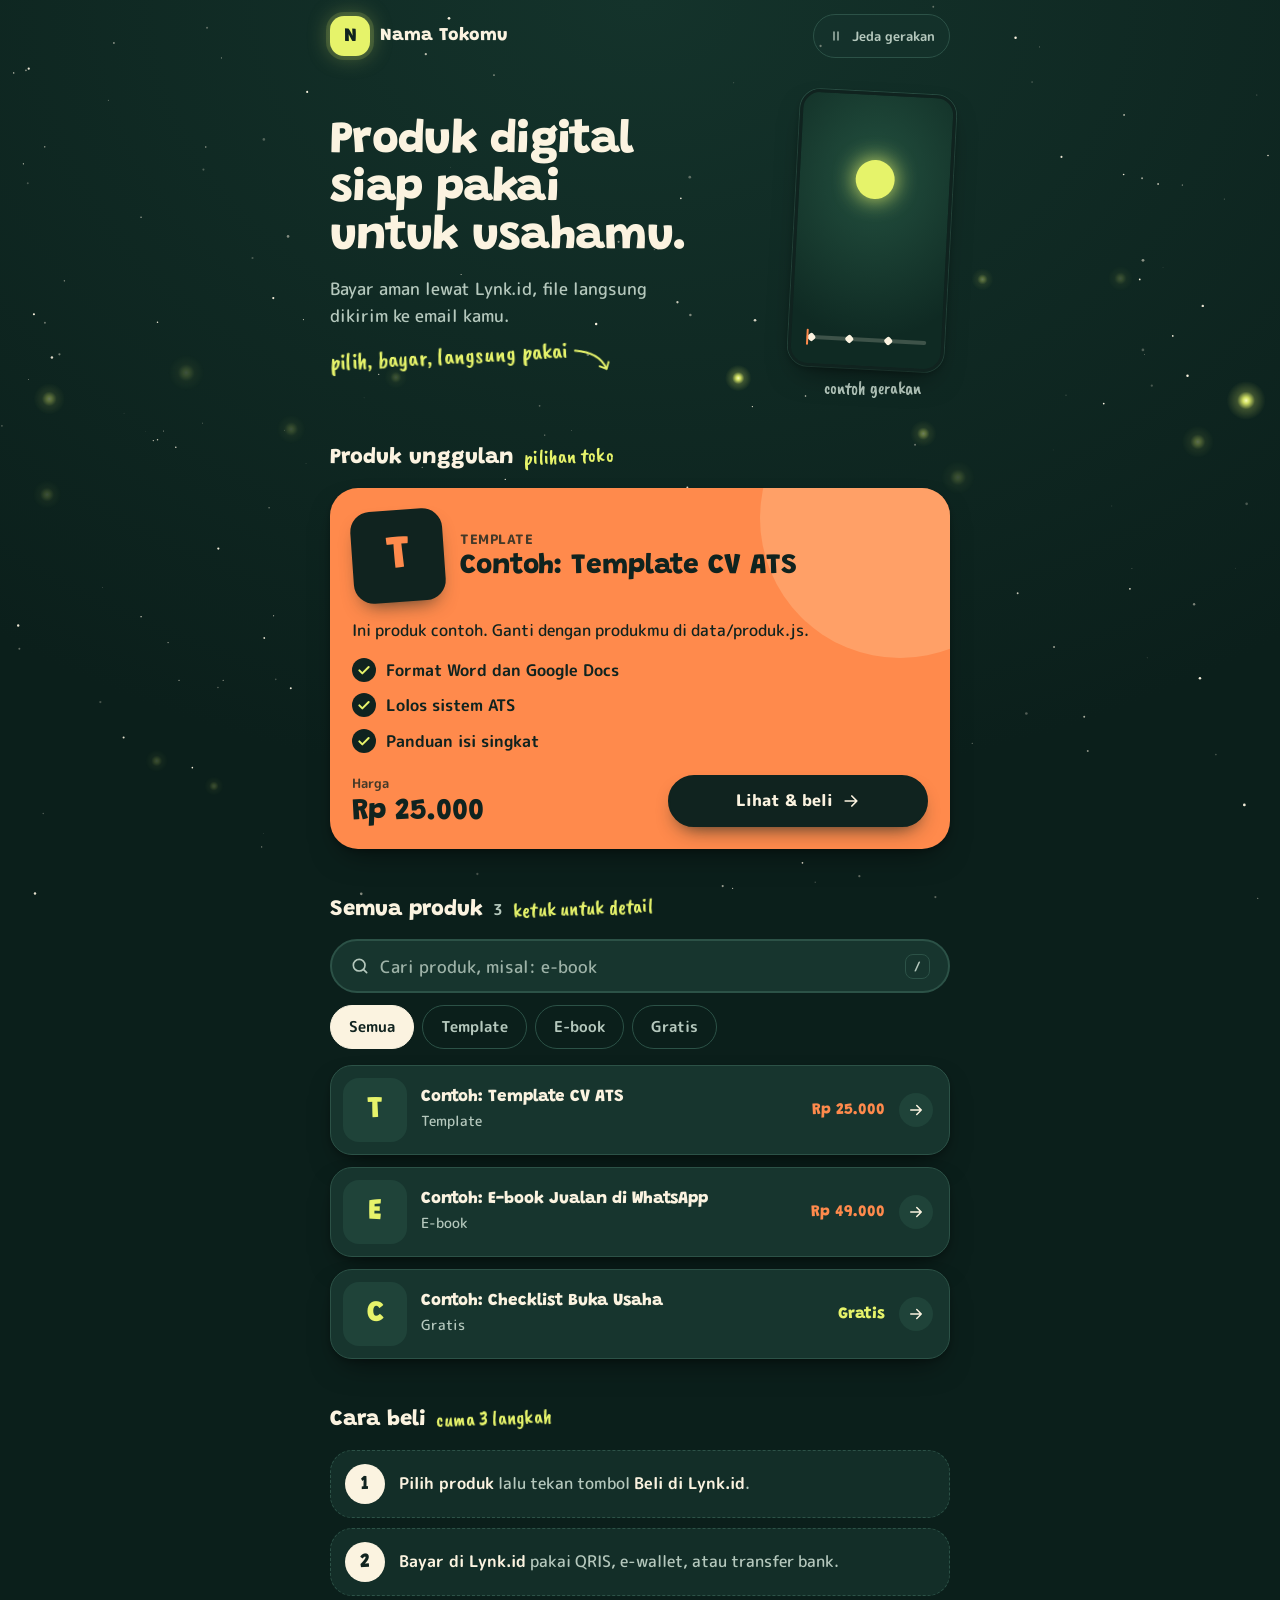
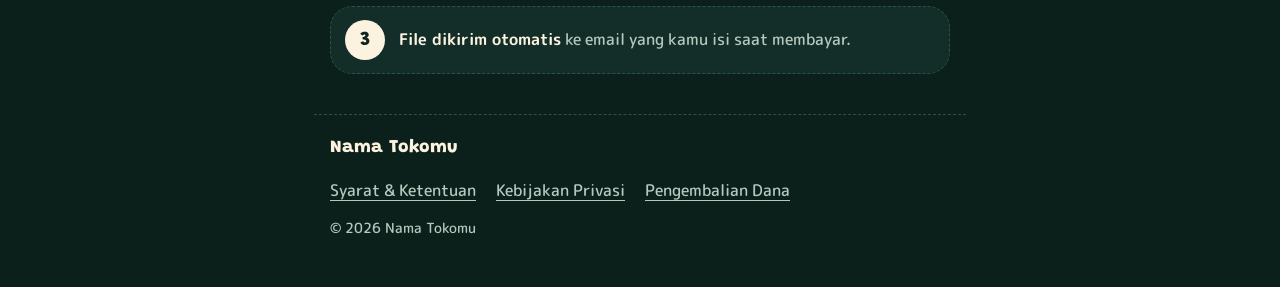
<file: index.html>
<!doctype html>
<html lang="id">
<head>
<meta charset="utf-8">
<meta name="viewport" content="width=device-width, initial-scale=1, viewport-fit=cover, interactive-widget=resizes-content">
<title>Toko</title>
<meta name="description" content="Template dan produk digital siap pakai untuk bikin konten. Bayar lewat Lynk.id.">
<meta name="theme-color" content="#0b1f1b">
<link rel="preconnect" href="https://fonts.googleapis.com">
<link rel="preconnect" href="https://fonts.gstatic.com" crossorigin>
<link rel="stylesheet" href="https://fonts.googleapis.com/css2?family=Caveat+Brush&family=Grandstander:wght@700;800&family=M+PLUS+Rounded+1c:wght@400;500;700;800&display=swap">
<link rel="stylesheet" href="style.css">
</head>
<body>
<canvas id="langit" class="langit" aria-hidden="true"></canvas>
<a class="lewati" href="#katalog">Langsung ke produk</a>

<header class="atas">
  <a class="logo" href="#"><span class="logo-tanda" id="logo-tanda" aria-hidden="true"></span><span data-toko="nama">Toko</span></a>
  <div class="atas-kanan">
    <button type="button" id="jeda" class="jeda" aria-pressed="false">
      <svg class="i-jeda" viewBox="0 0 24 24" aria-hidden="true"><path d="M9 6v12M15 6v12"/></svg>
      <svg class="i-putar" viewBox="0 0 24 24" aria-hidden="true"><path d="M8 5.5v13l10.5-6.5z"/></svg>
      <span class="jeda-teks">Jeda gerakan</span>
    </button>
    <a class="tombol garis" id="atas-lynk" href="#" target="_blank" rel="noopener" hidden>Lynk.id</a>
  </div>
</header>

<main>
  <section class="pembuka">
    <div class="p-teks">
      <h1 class="naik" style="--i:0" data-toko="slogan"></h1>
      <p class="ket naik" style="--i:1" data-toko="keterangan"></p>
      <p class="tangan naik" style="--i:2">pilih, bayar, langsung pakai
        <svg class="coretan" viewBox="0 0 60 40" aria-hidden="true"><path pathLength="1" d="M4 6c18 2 34 10 40 26m0 0-9-4m9 4 3-9"/></svg>
      </p>
    </div>
    <figure class="layar naik" style="--i:1" aria-label="Contoh animasi: ketik ide, AI menyusun, jadi video">
      <div class="l-isi" aria-hidden="true">
        <span class="l-bola"></span>
        <span class="l-kata l-k1">ketik ide<i class="l-kursor"></i></span>
        <span class="l-kata l-k2">AI menyusun</span>
        <span class="l-kata l-k3">jadi <b>video!</b></span>
        <span class="l-waktu"><i class="l-titik"></i><i class="l-titik"></i><i class="l-titik"></i><i class="l-kepala"></i></span>
      </div>
      <figcaption>contoh gerakan</figcaption>
    </figure>
  </section>

  <section id="unggulan-blok" class="bagian" aria-labelledby="judul-unggulan" hidden>
    <h2 id="judul-unggulan" class="judul-bagian naik" style="--i:3">Produk unggulan <span class="tangan">pilihan toko</span></h2>
    <article id="unggulan" class="unggulan naik" style="--i:4"></article>
  </section>

  <a id="wa-kartu" class="wa-kartu naik" style="--i:5" target="_blank" rel="noopener" hidden>
    <span class="wa-ikon" aria-hidden="true"><svg viewBox="0 0 24 24"><path d="M4.5 19.5l1.2-3.6A8 8 0 1 1 9 19.1z"/><path d="M9 11h.01M12.5 11h.01M16 11h.01"/></svg></span>
    <span class="wa-teks"><b>Tanya dulu lewat WhatsApp</b><small>Bingung pilih produk? Tanya sebelum beli.</small></span>
    <svg class="panah" viewBox="0 0 24 24" aria-hidden="true"><path d="M5 12h14m-6-6 6 6-6 6"/></svg>
  </a>

  <section id="katalog" class="bagian katalog" aria-labelledby="judul-katalog">
    <h2 id="judul-katalog" class="judul-bagian">Semua produk <span id="jumlah" class="jumlah"></span> <span class="tangan">ketuk untuk detail</span></h2>
    <label class="cari">
      <span class="sr">Cari produk</span>
      <svg viewBox="0 0 24 24" aria-hidden="true"><circle cx="11" cy="11" r="7"/><path d="m20 20-4-4"/></svg>
      <input id="cari" type="search" placeholder="Cari produk, misal: e-book" autocomplete="off" enterkeyhint="search">
      <kbd aria-hidden="true">/</kbd>
    </label>
    <div id="kategori" class="kategori" role="group" aria-label="Saring kategori"></div>
    <ul id="daftar" class="daftar"></ul>
    <div id="kosong" class="kosong" hidden>
      <p>Tidak ada produk yang cocok dengan pencarianmu.</p>
      <button type="button" class="tombol garis" id="reset">Tampilkan semua produk</button>
    </div>
  </section>

  <section class="bagian cara" aria-labelledby="judul-cara">
    <h2 id="judul-cara" class="judul-bagian">Cara beli <span class="tangan">cuma 3 langkah</span></h2>
    <ol>
      <li><span><b>Pilih produk</b> lalu tekan tombol <b>Beli di Lynk.id</b>.</span></li>
      <li><span><b>Bayar di Lynk.id</b> pakai QRIS, e-wallet, atau transfer bank.</span></li>
      <li><span><b>File dikirim otomatis</b> ke email yang kamu isi saat membayar.</span></li>
    </ol>
  </section>
</main>

<footer class="kaki">
  <p class="kaki-nama" data-toko="nama"></p>
  <nav id="kontak" class="kontak" aria-label="Kontak"></nav>
  <nav class="kontak" aria-label="Legal">
    <a href="syarat-ketentuan.html">Syarat &amp; Ketentuan</a>
    <a href="kebijakan-privasi.html">Kebijakan Privasi</a>
    <a href="kebijakan-refund.html">Pengembalian Dana</a>
  </nav>
  <p class="kecil">&copy; <span id="tahun"></span> <span data-toko="nama"></span></p>
</footer>

<dialog id="detail" class="detail" aria-labelledby="d-judul">
  <form method="dialog"><button class="tutup" aria-label="Tutup"><svg viewBox="0 0 24 24" aria-hidden="true"><path d="M6 6l12 12M18 6 6 18"/></svg></button></form>
  <div id="d-gambar" class="d-gambar"></div>
  <div class="d-isi">
    <p id="d-kategori" class="d-kategori"></p>
    <h2 id="d-judul"></h2>
    <p id="d-harga" class="d-harga"></p>
    <p id="d-ringkas"></p>
    <ul id="d-fitur" class="d-fitur"></ul>
    <div id="d-butuh-blok" class="d-butuh" hidden>
      <h3>Yang dibutuhkan</h3>
      <ul id="d-butuh"></ul>
    </div>
    <div class="d-bawah">
      <label id="d-setuju" class="setuju" hidden>
        <input type="checkbox" id="d-setuju-cek">
        <span id="d-setuju-teks"></span>
      </label>
      <div class="d-aksi">
        <a id="d-beli" class="tombol" target="_blank" rel="noopener"></a>
        <button id="d-bagikan" class="tombol garis" type="button">Bagikan</button>
      </div>
      <p id="d-catatan" class="d-catatan">Pembayaran lewat Lynk.id. Link unduhan dikirim ke email yang kamu isi saat membayar.</p>
      <a id="d-wa" class="d-wa" target="_blank" rel="noopener" hidden>Masih ragu? Tanya dulu lewat WhatsApp</a>
    </div>
  </div>
</dialog>

<div id="toast" class="toast" role="status"></div>

<script src="data/produk.js"></script>
<script src="app.js"></script>
<script src="langit.js"></script>
</body>
</html>
</file>
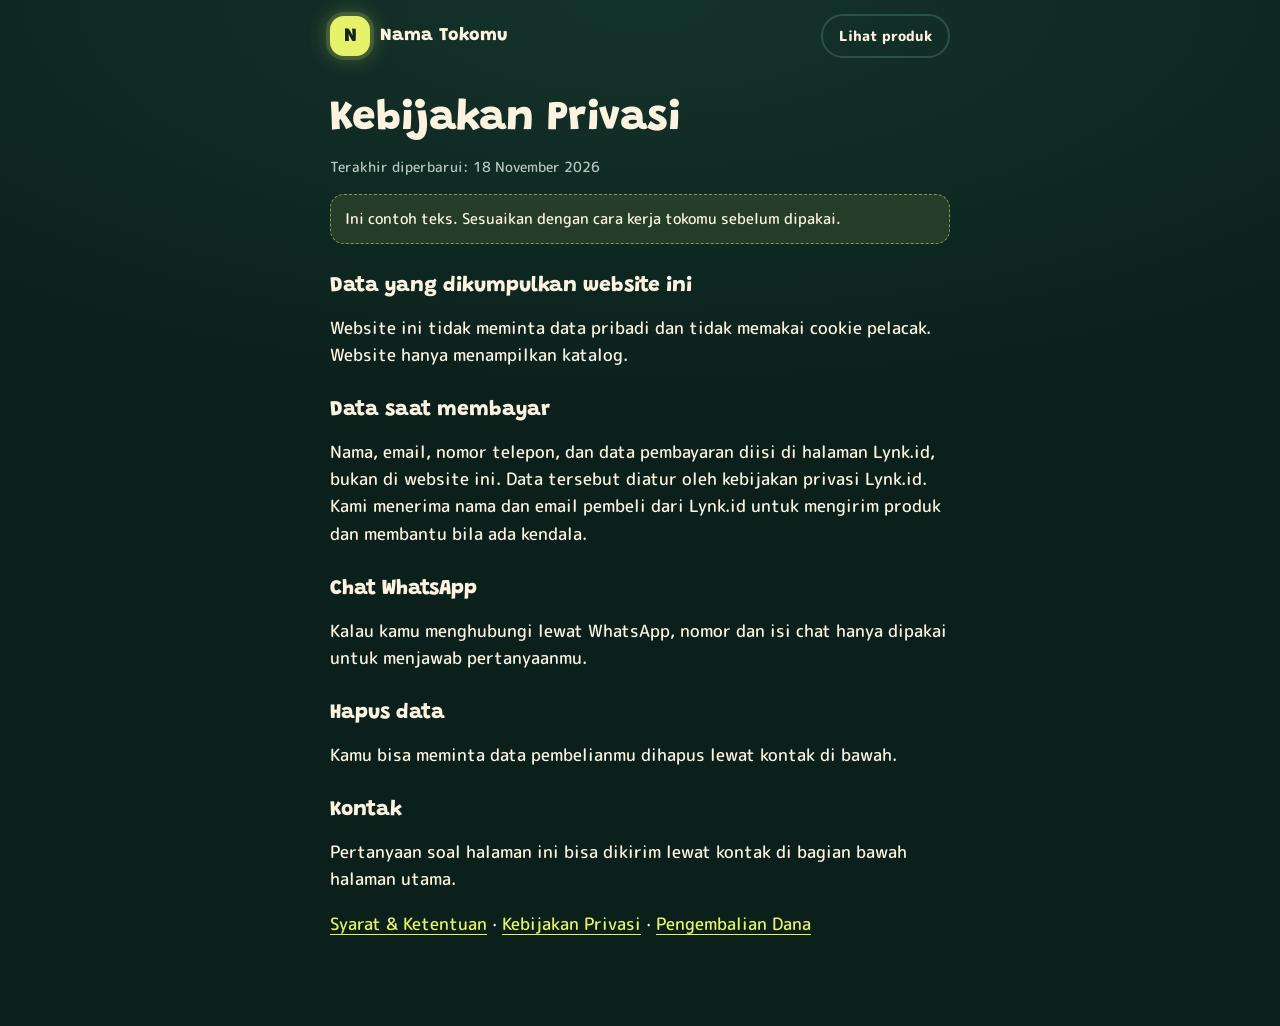
<file: kebijakan-privasi.html>
<!doctype html>
<html lang="id">
<head>
<meta charset="utf-8">
<meta name="viewport" content="width=device-width, initial-scale=1, viewport-fit=cover">
<title>Kebijakan Privasi</title>
<meta name="theme-color" content="#0b1f1b">
<link rel="preconnect" href="https://fonts.googleapis.com">
<link rel="preconnect" href="https://fonts.gstatic.com" crossorigin>
<link rel="stylesheet" href="https://fonts.googleapis.com/css2?family=Caveat+Brush&family=Grandstander:wght@700;800&family=M+PLUS+Rounded+1c:wght@400;500;700;800&display=swap">
<link rel="stylesheet" href="style.css">
</head>
<body>
<header class="atas">
  <a class="logo" href="./"><span class="logo-tanda" id="logo-tanda" aria-hidden="true"></span><span data-toko="nama">Toko</span></a>
  <a class="tombol garis" href="./#katalog">Lihat produk</a>
</header>
<main class="legal">
  <h1>Kebijakan Privasi</h1>
  <p class="kecil">Terakhir diperbarui: <span data-toko="diperbarui"></span></p>
  <p class="contoh">Ini contoh teks. Sesuaikan dengan cara kerja tokomu sebelum dipakai.</p>
  <h2>Data yang dikumpulkan website ini</h2>
  <p>Website ini tidak meminta data pribadi dan tidak memakai cookie pelacak. Website hanya menampilkan katalog.</p>
  <h2>Data saat membayar</h2>
  <p>Nama, email, nomor telepon, dan data pembayaran diisi di halaman Lynk.id, bukan di website ini. Data tersebut diatur oleh kebijakan privasi Lynk.id. Kami menerima nama dan email pembeli dari Lynk.id untuk mengirim produk dan membantu bila ada kendala.</p>
  <h2>Chat WhatsApp</h2>
  <p>Kalau kamu menghubungi lewat WhatsApp, nomor dan isi chat hanya dipakai untuk menjawab pertanyaanmu.</p>
  <h2>Hapus data</h2>
  <p>Kamu bisa meminta data pembelianmu dihapus lewat kontak di bawah.</p>
  <h2>Kontak</h2>
  <p>Pertanyaan soal halaman ini bisa dikirim lewat <span id="kontak-legal">kontak di bagian bawah halaman utama</span>.</p>
  <p><a href="syarat-ketentuan.html">Syarat &amp; Ketentuan</a> · <a href="kebijakan-privasi.html">Kebijakan Privasi</a> · <a href="kebijakan-refund.html">Pengembalian Dana</a></p>
</main>
<script src="data/produk.js"></script>
<script>
  // isi nama toko & angka dari data/produk.js
  const T = window.TOKO || {};
  document.querySelectorAll("[data-toko]").forEach((el) => (el.textContent = T[el.dataset.toko] ?? ""));
  document.title += " | " + (T.nama || "Toko");
  document.getElementById("logo-tanda").textContent = (T.nama || "").trim().charAt(0);
  const esc = (s) => String(s ?? "").replace(/[&<>"]/g, (c) => ({ "&": "&amp;", "<": "&lt;", ">": "&gt;", '"': "&quot;" }[c]));
  const k = [T.email && '<a href="mailto:' + esc(T.email) + '">' + esc(T.email) + '</a>', T.whatsapp && '<a href="https://wa.me/' + T.whatsapp.replace(/\D/g, "") + '">WhatsApp ' + esc(T.whatsapp) + '</a>'].filter(Boolean);
  if (k.length) document.getElementById("kontak-legal").innerHTML = k.join(" atau ");
</script>
</body>
</html>
</file>
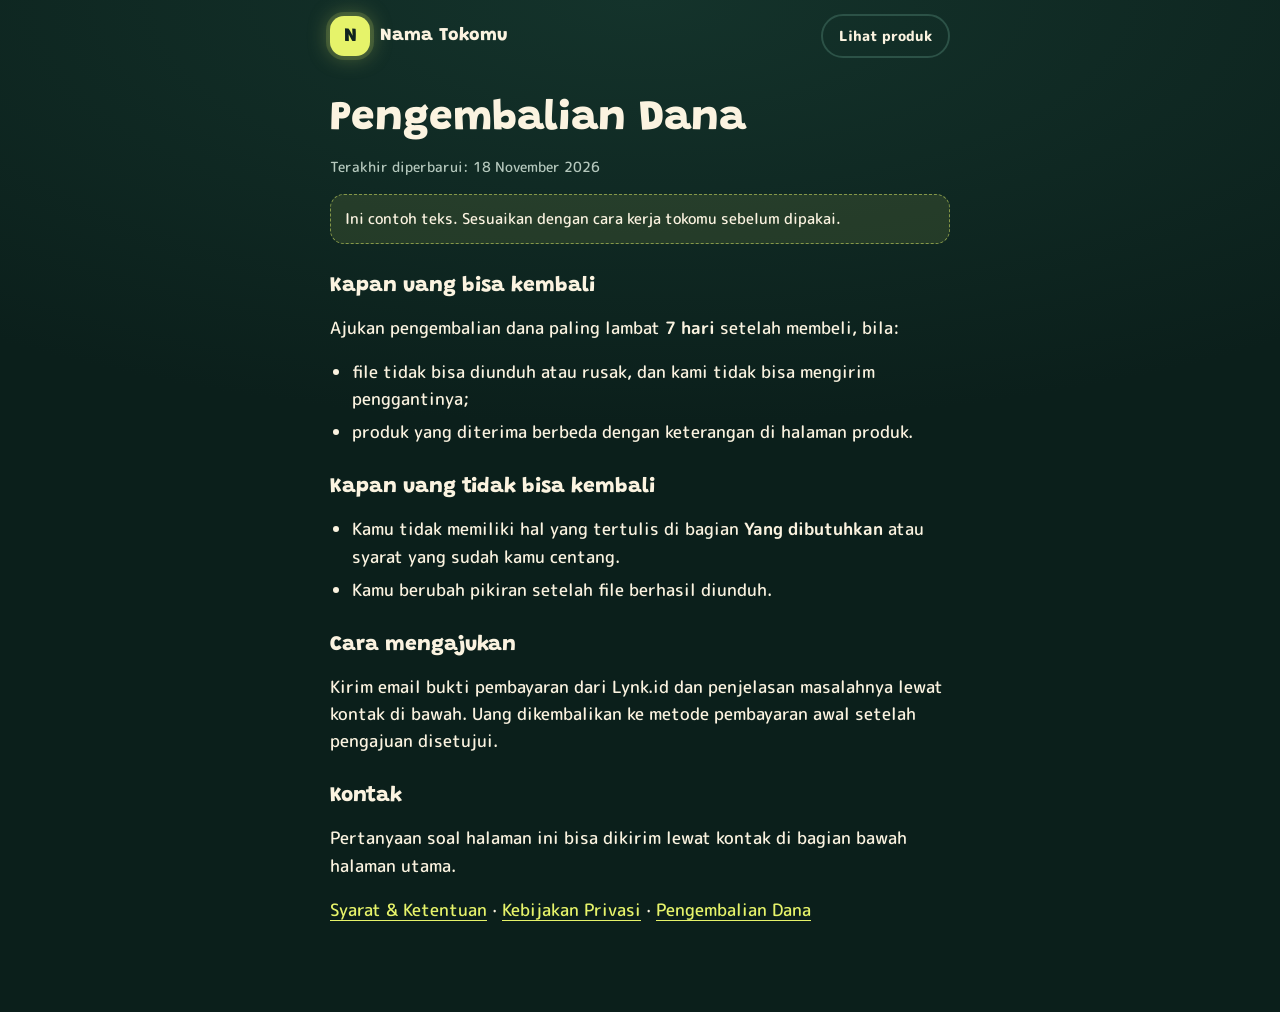
<file: kebijakan-refund.html>
<!doctype html>
<html lang="id">
<head>
<meta charset="utf-8">
<meta name="viewport" content="width=device-width, initial-scale=1, viewport-fit=cover">
<title>Pengembalian Dana</title>
<meta name="theme-color" content="#0b1f1b">
<link rel="preconnect" href="https://fonts.googleapis.com">
<link rel="preconnect" href="https://fonts.gstatic.com" crossorigin>
<link rel="stylesheet" href="https://fonts.googleapis.com/css2?family=Caveat+Brush&family=Grandstander:wght@700;800&family=M+PLUS+Rounded+1c:wght@400;500;700;800&display=swap">
<link rel="stylesheet" href="style.css">
</head>
<body>
<header class="atas">
  <a class="logo" href="./"><span class="logo-tanda" id="logo-tanda" aria-hidden="true"></span><span data-toko="nama">Toko</span></a>
  <a class="tombol garis" href="./#katalog">Lihat produk</a>
</header>
<main class="legal">
  <h1>Pengembalian Dana</h1>
  <p class="kecil">Terakhir diperbarui: <span data-toko="diperbarui"></span></p>
  <p class="contoh">Ini contoh teks. Sesuaikan dengan cara kerja tokomu sebelum dipakai.</p>
  <h2>Kapan uang bisa kembali</h2>
  <p>Ajukan pengembalian dana paling lambat <b><span data-toko="refundHari"></span> hari</b> setelah membeli, bila:</p>
  <ul>
    <li>file tidak bisa diunduh atau rusak, dan kami tidak bisa mengirim penggantinya;</li>
    <li>produk yang diterima berbeda dengan keterangan di halaman produk.</li>
  </ul>
  <h2>Kapan uang tidak bisa kembali</h2>
  <ul>
    <li>Kamu tidak memiliki hal yang tertulis di bagian <b>Yang dibutuhkan</b> atau syarat yang sudah kamu centang.</li>
    <li>Kamu berubah pikiran setelah file berhasil diunduh.</li>
  </ul>
  <h2>Cara mengajukan</h2>
  <p>Kirim email bukti pembayaran dari Lynk.id dan penjelasan masalahnya lewat kontak di bawah. Uang dikembalikan ke metode pembayaran awal setelah pengajuan disetujui.</p>
  <h2>Kontak</h2>
  <p>Pertanyaan soal halaman ini bisa dikirim lewat <span id="kontak-legal">kontak di bagian bawah halaman utama</span>.</p>
  <p><a href="syarat-ketentuan.html">Syarat &amp; Ketentuan</a> · <a href="kebijakan-privasi.html">Kebijakan Privasi</a> · <a href="kebijakan-refund.html">Pengembalian Dana</a></p>
</main>
<script src="data/produk.js"></script>
<script>
  // isi nama toko & angka dari data/produk.js
  const T = window.TOKO || {};
  document.querySelectorAll("[data-toko]").forEach((el) => (el.textContent = T[el.dataset.toko] ?? ""));
  document.title += " | " + (T.nama || "Toko");
  document.getElementById("logo-tanda").textContent = (T.nama || "").trim().charAt(0);
  const esc = (s) => String(s ?? "").replace(/[&<>"]/g, (c) => ({ "&": "&amp;", "<": "&lt;", ">": "&gt;", '"': "&quot;" }[c]));
  const k = [T.email && '<a href="mailto:' + esc(T.email) + '">' + esc(T.email) + '</a>', T.whatsapp && '<a href="https://wa.me/' + T.whatsapp.replace(/\D/g, "") + '">WhatsApp ' + esc(T.whatsapp) + '</a>'].filter(Boolean);
  if (k.length) document.getElementById("kontak-legal").innerHTML = k.join(" atau ");
</script>
</body>
</html>
</file>
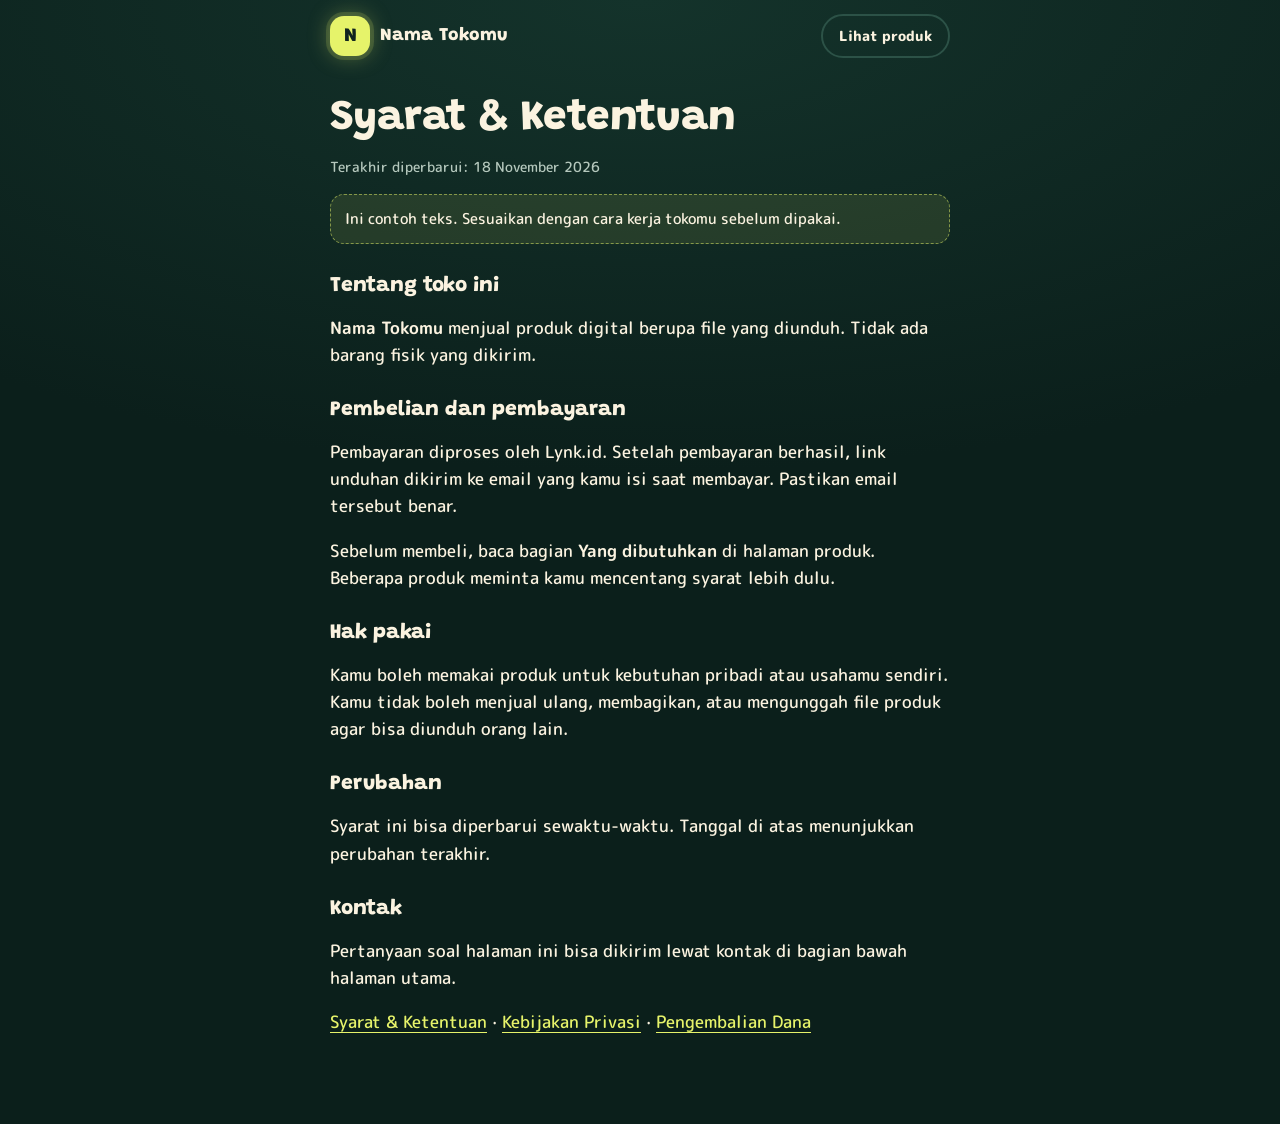
<file: syarat-ketentuan.html>
<!doctype html>
<html lang="id">
<head>
<meta charset="utf-8">
<meta name="viewport" content="width=device-width, initial-scale=1, viewport-fit=cover">
<title>Syarat &amp; Ketentuan</title>
<meta name="theme-color" content="#0b1f1b">
<link rel="preconnect" href="https://fonts.googleapis.com">
<link rel="preconnect" href="https://fonts.gstatic.com" crossorigin>
<link rel="stylesheet" href="https://fonts.googleapis.com/css2?family=Caveat+Brush&family=Grandstander:wght@700;800&family=M+PLUS+Rounded+1c:wght@400;500;700;800&display=swap">
<link rel="stylesheet" href="style.css">
</head>
<body>
<header class="atas">
  <a class="logo" href="./"><span class="logo-tanda" id="logo-tanda" aria-hidden="true"></span><span data-toko="nama">Toko</span></a>
  <a class="tombol garis" href="./#katalog">Lihat produk</a>
</header>
<main class="legal">
  <h1>Syarat &amp; Ketentuan</h1>
  <p class="kecil">Terakhir diperbarui: <span data-toko="diperbarui"></span></p>
  <p class="contoh">Ini contoh teks. Sesuaikan dengan cara kerja tokomu sebelum dipakai.</p>
  <h2>Tentang toko ini</h2>
  <p><b data-toko="nama"></b> menjual produk digital berupa file yang diunduh. Tidak ada barang fisik yang dikirim.</p>
  <h2>Pembelian dan pembayaran</h2>
  <p>Pembayaran diproses oleh Lynk.id. Setelah pembayaran berhasil, link unduhan dikirim ke email yang kamu isi saat membayar. Pastikan email tersebut benar.</p>
  <p>Sebelum membeli, baca bagian <b>Yang dibutuhkan</b> di halaman produk. Beberapa produk meminta kamu mencentang syarat lebih dulu.</p>
  <h2>Hak pakai</h2>
  <p>Kamu boleh memakai produk untuk kebutuhan pribadi atau usahamu sendiri. Kamu tidak boleh menjual ulang, membagikan, atau mengunggah file produk agar bisa diunduh orang lain.</p>
  <h2>Perubahan</h2>
  <p>Syarat ini bisa diperbarui sewaktu-waktu. Tanggal di atas menunjukkan perubahan terakhir.</p>
  <h2>Kontak</h2>
  <p>Pertanyaan soal halaman ini bisa dikirim lewat <span id="kontak-legal">kontak di bagian bawah halaman utama</span>.</p>
  <p><a href="syarat-ketentuan.html">Syarat &amp; Ketentuan</a> · <a href="kebijakan-privasi.html">Kebijakan Privasi</a> · <a href="kebijakan-refund.html">Pengembalian Dana</a></p>
</main>
<script src="data/produk.js"></script>
<script>
  // isi nama toko & angka dari data/produk.js
  const T = window.TOKO || {};
  document.querySelectorAll("[data-toko]").forEach((el) => (el.textContent = T[el.dataset.toko] ?? ""));
  document.title += " | " + (T.nama || "Toko");
  document.getElementById("logo-tanda").textContent = (T.nama || "").trim().charAt(0);
  const esc = (s) => String(s ?? "").replace(/[&<>"]/g, (c) => ({ "&": "&amp;", "<": "&lt;", ">": "&gt;", '"': "&quot;" }[c]));
  const k = [T.email && '<a href="mailto:' + esc(T.email) + '">' + esc(T.email) + '</a>', T.whatsapp && '<a href="https://wa.me/' + T.whatsapp.replace(/\D/g, "") + '">WhatsApp ' + esc(T.whatsapp) + '</a>'].filter(Boolean);
  if (k.length) document.getElementById("kontak-legal").innerHTML = k.join(" atau ");
</script>
</body>
</html>
</file>
<file: style.css>
/* Malam berkunang-kunang: langit hutan pinus, kunang-kunang limau, satu kartu unggulan jingga senja.
   Jingga (--senja) hanya untuk aksi beli, harga, dan kartu unggulan. Limau (--kunang) untuk catatan tangan dan cahaya. */
:root {
  --malam: #0b1f1b; --malam-atas: #14332b; --daun: #17352e; --daun-terang: #1f4339; --garis: #2c5247;
  --krem: #fbf3e0; --redup: #b5c8bd; --kunang: #e6f36a; --senja: #ff8a4c; --senja-gelap: #ff7432; --tinta: #10231f;
  --merah: #ff8a7a;
  --sudut: 22px; --gutter: 16px; --lebar: 620px;
  --judul: "Grandstander", "M PLUS Rounded 1c", system-ui, sans-serif;
  --huruf: "M PLUS Rounded 1c", system-ui, -apple-system, "Segoe UI", sans-serif;
  --tangan: "Caveat Brush", "Segoe Print", cursive;
  --pop: cubic-bezier(.34, 1.56, .64, 1);   /* memantul sedikit sebelum berhenti */
  --keluar: cubic-bezier(.16, 1, .3, 1);
  --bayang: 0 14px 30px -12px rgba(0, 0, 0, .55), 0 2px 6px rgba(0, 0, 0, .25);
  color-scheme: dark;
}
* { box-sizing: border-box; }
/* HP: hilangkan kilatan abu-abu saat diketuk (umpan balik diganti :active), tanpa pembesaran huruf saat landscape */
html { -webkit-tap-highlight-color: transparent; -webkit-text-size-adjust: 100%; scrollbar-color: var(--garis) var(--malam); }
/* klik langsung tanpa jeda 300ms; teks tombol tidak terseleksi saat ditekan lama */
button, a, label { touch-action: manipulation; }
button, .tombol, .kartu { user-select: none; -webkit-user-select: none; -webkit-touch-callout: none; }
body {
  margin: 0; min-height: 100vh; color: var(--krem); font: 500 16px/1.6 var(--huruf); -webkit-font-smoothing: antialiased;
  /* cahaya langit di atas memudar ke malam */
  background: var(--malam) radial-gradient(120% 60% at 50% 0%, var(--malam-atas), var(--malam) 70%) no-repeat;
}
[hidden] { display: none !important; } /* .tombol/.setuju pakai display:flex yang mengalahkan atribut hidden */
img { display: block; max-width: 100%; }
a { color: inherit; text-underline-offset: 4px; }
::selection { background: var(--kunang); color: var(--tinta); }
input { caret-color: var(--kunang); }
:focus-visible { outline: 3px solid var(--kunang); outline-offset: 3px; border-radius: 8px; }
.sr { position: absolute; width: 1px; height: 1px; overflow: hidden; clip: rect(0 0 0 0); white-space: nowrap; }
.lewati { position: absolute; left: -999px; top: 8px; z-index: 50; background: var(--krem); color: var(--tinta); padding: 10px 14px; border-radius: 12px; font-weight: 700; }
.lewati:focus { left: 16px; }
svg { fill: none; stroke: currentColor; stroke-width: 2; stroke-linecap: round; stroke-linejoin: round; }

.langit { position: fixed; inset: 0; width: 100%; height: 100%; z-index: -1; pointer-events: none; }
.tangan { font: 400 22px/1 var(--tangan); color: var(--kunang); letter-spacing: .01em; }

/* ===== tombol ===== */
.tombol {
  display: inline-flex; align-items: center; justify-content: center; gap: 8px; min-height: 52px; padding: 0 24px;
  border-radius: 999px; border: 2px solid var(--senja); background: var(--senja); color: var(--tinta);
  font: 800 16px var(--huruf); text-decoration: none; cursor: pointer;
  box-shadow: 0 8px 16px -8px rgba(0, 0, 0, .6);
  transition: background .2s, border-color .2s, transform .25s var(--pop), box-shadow .25s;
}
.tombol svg { width: 20px; height: 20px; flex: none; }
.tombol:active { transform: scale(.95); transition-duration: 90ms; }
.tombol.garis { background: transparent; color: var(--krem); border-color: var(--garis); box-shadow: none; }
.tombol.tinta { background: var(--tinta); border-color: var(--tinta); color: var(--krem); box-shadow: 0 10px 20px -10px rgba(16, 35, 31, .9); }
.tombol[aria-disabled="true"] { background: var(--daun-terang); border-color: var(--daun-terang); color: var(--redup); cursor: not-allowed; transform: none; box-shadow: none; }

/* ===== atas ===== */
.atas {
  display: flex; align-items: center; justify-content: space-between; gap: 12px; max-width: calc(var(--lebar) + 2 * var(--gutter)); margin: 0 auto;
  padding: calc(14px + env(safe-area-inset-top, 0px)) max(var(--gutter), env(safe-area-inset-right, 0px)) 6px max(var(--gutter), env(safe-area-inset-left, 0px));
}
.logo { display: inline-flex; align-items: center; gap: 10px; font: 800 18px var(--judul); text-decoration: none; min-height: 44px; }
.logo-tanda {
  display: grid; place-items: center; width: 40px; height: 40px; border-radius: 14px; background: var(--kunang); color: var(--tinta);
  font: 800 20px var(--judul); box-shadow: 0 0 0 4px rgba(230, 243, 106, .14), 0 0 22px rgba(230, 243, 106, .35);
}
.logo-tanda:empty { display: none; }
.atas-kanan { display: flex; align-items: center; gap: 8px; }
.atas .tombol { min-height: 44px; padding: 0 16px; font-size: 14px; }
.jeda {
  display: inline-flex; align-items: center; gap: 8px; min-height: 44px; padding: 0 14px; border-radius: 999px;
  border: 1px solid var(--garis); background: rgba(23, 53, 46, .6); color: var(--redup); font: 700 13px var(--huruf); cursor: pointer;
}
.jeda svg { width: 16px; height: 16px; }
.jeda .i-putar, .diam .jeda .i-jeda { display: none; }
.diam .jeda .i-putar { display: block; fill: currentColor; }
.jeda:active { transform: scale(.95); }

main, .kaki { max-width: calc(var(--lebar) + 2 * var(--gutter)); margin: 0 auto; padding: 0 var(--gutter); }

/* ===== pembuka ===== */
.pembuka { display: grid; grid-template-columns: 1fr auto; gap: 20px; align-items: center; padding: 28px 0 40px; }
.pembuka h1 { font: 800 clamp(30px, 7.4vw, 46px)/1.04 var(--judul); letter-spacing: -.015em; margin: 0 0 14px; text-wrap: balance; }
.ket { color: var(--redup); font-size: 17px; margin: 0 0 14px; max-width: 34ch; }
.pembuka .tangan { position: relative; display: inline-block; margin: 0; font-size: 24px; transform: rotate(-3deg); }
.coretan { position: absolute; left: calc(100% + 4px); top: 8px; width: 46px; height: 32px; stroke: var(--kunang); stroke-width: 2.4; }
.coretan path { stroke-dasharray: 1; stroke-dashoffset: 1; animation: gambar-garis 1s var(--keluar) 1.1s forwards; }

/* layar 9:16 kecil yang memutar contoh gerakan (dekorasi, ditandai "contoh") */
.layar { margin: 0; width: clamp(104px, 27vw, 156px); text-align: center; }
.l-isi {
  position: relative; aspect-ratio: 9 / 16; padding: 14px 10px; border-radius: 20px; overflow: hidden; border: 3px solid var(--tinta);
  background: radial-gradient(90% 60% at 50% 30%, #23503f, #0f2a23); box-shadow: var(--bayang), 0 0 0 1px var(--garis);
  transform: rotate(3deg);
}
.l-kata {
  position: absolute; left: 0; right: 0; top: 46%; padding: 0 8px; opacity: 0;
  font: 800 clamp(14px, 3.6vw, 20px)/1.1 var(--judul); color: var(--krem);
}
.l-k3 b { color: #ffad80; }
.l-kursor { display: inline-block; width: 2px; height: 1em; margin-left: 2px; vertical-align: -2px; background: var(--kunang); animation: kedip .8s steps(1) infinite; }
.l-bola { position: absolute; left: 50%; top: 24%; width: 26%; aspect-ratio: 1; margin-left: -13%; border-radius: 50%; background: var(--kunang); box-shadow: 0 0 22px var(--kunang); }
.l-waktu { position: absolute; left: 10%; right: 10%; bottom: 9%; height: 4px; border-radius: 4px; background: rgba(251, 243, 224, .2); }
.l-titik { position: absolute; top: -3px; width: 10px; height: 10px; margin-left: -5px; border-radius: 3px; background: var(--krem); transform: rotate(45deg) scale(.7); }
.l-titik:nth-child(1) { left: 4%; } .l-titik:nth-child(2) { left: 36%; } .l-titik:nth-child(3) { left: 68%; }
.l-kepala { position: absolute; top: -6px; left: 0; width: 2px; height: 16px; background: var(--senja); border-radius: 2px; }
.layar figcaption { margin-top: 10px; font: 400 18px/1 var(--tangan); color: var(--redup); }

.l-k1 { animation: adegan1 9s var(--keluar) infinite; }
.l-k2 { animation: adegan2 9s var(--keluar) infinite; }
.l-k3 { animation: adegan3 9s var(--pop) infinite; }
.l-bola { animation: bola 9s var(--pop) infinite; }
.l-kepala { animation: kepala 9s linear infinite; }
@keyframes adegan1 { 0% { opacity: 0; transform: translateY(14px); } 5%, 28% { opacity: 1; transform: none; } 33%, 100% { opacity: 0; transform: translateY(-12px); } }
@keyframes adegan2 { 0%, 33% { opacity: 0; transform: translateX(-30px); } 39%, 61% { opacity: 1; transform: none; } 66%, 100% { opacity: 0; transform: translateX(30px); } }
@keyframes adegan3 { 0%, 66% { opacity: 0; transform: scale(.4) rotate(-8deg); } 73%, 94% { opacity: 1; transform: none; } 99%, 100% { opacity: 0; transform: scale(1.15); } }
@keyframes bola {
  0% { transform: scale(0); } 6%, 28% { transform: scale(1); border-radius: 50%; }
  39%, 61% { transform: translateX(-60%) scale(.55); border-radius: 30%; background: var(--krem); box-shadow: none; }
  73%, 94% { transform: translateY(-20%) scale(1.2) rotate(45deg); border-radius: 28%; background: var(--senja); box-shadow: none; }
  100% { transform: scale(0); }
}
@keyframes kepala { to { left: 100%; } }
@keyframes kedip { 50% { opacity: 0; } }
@keyframes gambar-garis { to { stroke-dashoffset: 0; } }

/* ===== bagian ===== */
.bagian { padding: 8px 0 40px; scroll-margin-top: 16px; }
.judul-bagian { display: flex; flex-wrap: wrap; align-items: baseline; gap: 4px 10px; font: 800 22px/1.2 var(--judul); margin: 0 0 16px; }
.judul-bagian .tangan { font-size: 21px; transform: rotate(-2deg); }
.jumlah { font: 700 15px var(--huruf); color: var(--redup); }

/* ===== kartu unggulan ===== */
.unggulan {
  position: relative; overflow: hidden; border-radius: 28px; padding: 22px; color: var(--tinta);
  background: var(--senja); box-shadow: var(--bayang);
}
/* cahaya senja: lingkaran terang lembut di pojok, bergeser pelan */
.unggulan::before {
  content: ""; position: absolute; width: 280px; height: 280px; right: -90px; top: -110px; border-radius: 50%;
  background: #ffb27f; opacity: .55; animation: senja 9s ease-in-out infinite alternate; pointer-events: none;
}
.unggulan > * { position: relative; }
.u-atas { display: flex; gap: 16px; align-items: center; margin-bottom: 16px; }
.u-media { flex: none; width: 92px; aspect-ratio: 1; border-radius: 20px; overflow: hidden; display: grid; place-items: center; background: var(--tinta); transform: rotate(-4deg); box-shadow: 0 10px 20px -10px rgba(16, 35, 31, .8); }
.u-media img { width: 100%; height: 100%; object-fit: cover; }
.u-media .inisial { font: 800 46px var(--judul); color: var(--senja); }
.u-kategori { margin: 0 0 2px; font: 800 13px var(--huruf); letter-spacing: .04em; text-transform: uppercase; opacity: .78; }
.u-judul { margin: 0; font: 800 clamp(22px, 5.6vw, 28px)/1.12 var(--judul); text-wrap: balance; }
.u-ringkas { margin: 0 0 14px; font-size: 16px; }
.u-fitur { list-style: none; margin: 0 0 20px; padding: 0; display: grid; gap: 10px; }
.u-fitur li { display: flex; gap: 10px; align-items: flex-start; font-weight: 700; }
.u-fitur svg { flex: none; width: 24px; height: 24px; padding: 4px; border-radius: 50%; background: var(--tinta); stroke: var(--kunang); stroke-width: 3; }
.u-fitur svg path { stroke-dasharray: 1; stroke-dashoffset: 1; animation: gambar-garis .5s var(--keluar) forwards; animation-delay: calc(1s + var(--j, 0) * .15s); }
.u-bawah { display: flex; flex-wrap: wrap; align-items: center; justify-content: space-between; gap: 12px 16px; }
.u-harga { margin: 0; font: 800 30px/1 var(--judul); }
.u-harga small { display: block; margin-bottom: 4px; font: 700 13px var(--huruf); opacity: .78; }
.u-bawah .tombol { flex: 1; min-width: 170px; max-width: 260px; }
@keyframes senja { to { transform: translate(-40px, 30px) scale(1.15); } }

/* ===== kartu WhatsApp ===== */
.wa-kartu {
  display: flex; align-items: center; gap: 14px; margin: 0 0 40px; padding: 14px 18px 14px 14px; border-radius: var(--sudut);
  background: var(--kunang); color: var(--tinta); text-decoration: none; box-shadow: var(--bayang);
  transition: transform .3s var(--pop);
}
.wa-kartu:active { transform: scale(.97); transition-duration: 90ms; }
.wa-ikon { flex: none; display: grid; place-items: center; width: 52px; height: 52px; border-radius: 16px; background: var(--tinta); color: var(--kunang); }
.wa-ikon svg { width: 28px; height: 28px; stroke-width: 2.2; }
.wa-teks { flex: 1; min-width: 0; display: grid; }
.wa-teks b { font: 800 18px/1.25 var(--judul); }
.wa-teks small { font-size: 14px; font-weight: 500; }
.wa-kartu .panah { width: 24px; height: 24px; flex: none; transition: transform .3s var(--pop); }

/* ===== katalog ===== */
.cari {
  display: flex; align-items: center; gap: 10px; background: var(--daun); border: 2px solid var(--garis);
  border-radius: 999px; padding: 0 18px; min-height: 54px; margin-bottom: 12px; transition: border-color .2s;
}
.cari:focus-within { border-color: var(--kunang); }
.cari svg { width: 20px; height: 20px; color: var(--redup); flex: none; }
.cari input { flex: 1; min-width: 0; border: 0; outline: 0; background: none; font: 500 17px var(--huruf); color: var(--krem); padding: 12px 0; }
.cari input::placeholder { color: var(--redup); opacity: .85; }
@media (hover: none) { .cari kbd { display: none; } }
.cari kbd { font: 700 13px var(--huruf); color: var(--redup); border: 1px solid var(--garis); border-radius: 8px; padding: 2px 8px; }
.kategori { display: flex; flex-wrap: wrap; gap: 8px; margin-bottom: 16px; }
.kategori button {
  min-height: 44px; padding: 0 18px; border-radius: 999px; border: 1px solid var(--garis); background: transparent;
  font: 700 15px var(--huruf); color: var(--redup); cursor: pointer; transition: background .2s, color .2s, transform .25s var(--pop);
}
.kategori button:active { transform: scale(.94); }
.kategori button[aria-pressed="true"] { background: var(--krem); color: var(--tinta); border-color: var(--krem); }

.daftar { list-style: none; margin: 0; padding: 0; display: grid; gap: 12px; }
.kartu {
  display: flex; align-items: center; gap: 14px; width: 100%; padding: 12px 16px 12px 12px; text-align: left; cursor: pointer;
  background: var(--daun); border: 1px solid var(--garis); border-radius: var(--sudut); box-shadow: var(--bayang);
  font: inherit; color: inherit; transition: border-color .2s, background .2s, transform .3s var(--pop);
}
.kartu:active { transform: scale(.97); transition-duration: 90ms; }
.k-gambar { flex: none; display: grid; place-items: center; width: 64px; height: 64px; border-radius: 16px; overflow: hidden; background: var(--daun-terang); }
.k-gambar img { width: 100%; height: 100%; object-fit: cover; }
.k-gambar .inisial { font: 800 30px var(--judul); color: var(--kunang); }
.k-isi { flex: 1; min-width: 0; display: grid; gap: 2px; }
.k-judul { font: 800 17px/1.25 var(--judul); }
.k-kategori { font-size: 14px; color: var(--redup); }
.k-harga { flex: none; font: 800 16px var(--judul); color: var(--senja); }
.k-harga.gratis { color: var(--kunang); }
.k-panah { flex: none; display: grid; place-items: center; width: 34px; height: 34px; border-radius: 50%; background: var(--daun-terang); }
.k-panah svg { width: 18px; height: 18px; transition: transform .3s var(--pop); }
.kosong { text-align: center; padding: 40px 16px; border: 2px dashed var(--garis); border-radius: var(--sudut); }
.kosong p { color: var(--redup); margin: 0 0 16px; }

/* ===== cara beli ===== */
.cara ol { list-style: none; margin: 0; padding: 0; display: grid; gap: 10px; counter-reset: langkah; }
.cara li {
  counter-increment: langkah; position: relative; display: flex; align-items: center; min-height: 68px; padding: 12px 16px 12px 68px;
  border-radius: var(--sudut); background: rgba(23, 53, 46, .7); border: 1px dashed var(--garis); color: var(--redup);
}
.cara li b { color: var(--krem); }
.cara li span { display: block; }
.cara li::before {
  content: counter(langkah); position: absolute; left: 14px; top: 50%; margin-top: -20px; display: grid; place-items: center; width: 40px; height: 40px; border-radius: 50%;
  background: var(--krem); color: var(--tinta); font: 800 20px var(--judul);
}

/* ===== kaki ===== */
.kaki { padding-top: 24px; padding-bottom: calc(40px + env(safe-area-inset-bottom, 0px)); border-top: 1px dashed var(--garis); }
.kaki p { margin: 0 0 8px; }
.kaki-nama { font: 800 18px var(--judul); }
.kaki-nama:empty { display: none; }
.kontak { display: flex; flex-wrap: wrap; gap: 0 20px; margin-bottom: 4px; }
.kontak a { min-height: 44px; display: inline-flex; align-items: center; color: var(--redup); }
.kecil { font-size: 14px; color: var(--redup); }

/* ===== halaman legal ===== */
.legal { padding-top: 32px; padding-bottom: 72px; font-size: 17px; }
.legal h1 { font: 800 clamp(30px, 6vw, 42px)/1.1 var(--judul); margin: 0 0 8px; }
.legal h2 { font: 800 21px var(--judul); margin: 32px 0 8px; }
.legal ul { padding-left: 22px; display: grid; gap: 6px; }
.legal a { color: var(--kunang); }
.contoh { background: rgba(230, 243, 106, .1); border: 1px dashed rgba(230, 243, 106, .5); border-radius: 14px; padding: 12px 14px; font-size: 15px; }

/* ===== detail ===== */
.detail {
  width: min(860px, calc(100% - 32px)); max-height: calc(100% - 32px); padding: 10px; border: 1px solid var(--garis); border-radius: 28px;
  background: var(--daun); color: var(--krem); display: none; overflow: auto; box-shadow: 0 40px 80px -30px rgba(0, 0, 0, .8);
  overscroll-behavior: contain; /* gulir di panel tidak ikut menggulir halaman di belakangnya */
}
.detail[open] { display: grid; grid-template-columns: 1fr 1fr; animation: buka .45s var(--pop); }
.detail::backdrop { background: rgba(5, 14, 12, .72); animation: pudar .3s ease-out; }
.detail form { position: absolute; top: 12px; right: 12px; z-index: 1; margin: 0; }
.tutup { display: grid; place-items: center; width: 44px; height: 44px; border-radius: 50%; border: 0; background: var(--tinta); color: var(--krem); cursor: pointer; transition: transform .25s var(--pop); }
.tutup svg { width: 20px; height: 20px; }
.tutup:active { transform: scale(.9); }
.d-gambar { display: grid; place-items: center; min-height: 100%; border-radius: 20px; background: var(--daun-terang); overflow: hidden; }
.d-gambar img { width: 100%; height: 100%; object-fit: cover; }
.d-gambar .inisial { font: 800 96px var(--judul); color: var(--kunang); }
.d-isi { padding: 32px 28px 28px; display: flex; flex-direction: column; }
.d-kategori { margin: 0; font: 800 13px var(--huruf); letter-spacing: .04em; text-transform: uppercase; color: var(--redup); }
.d-isi h2 { font: 800 27px/1.15 var(--judul); margin: 4px 0 8px; padding-right: 40px; text-wrap: balance; }
.d-harga { font: 800 28px var(--judul); color: var(--senja); margin: 0 0 12px; }
.d-isi > p { margin: 0 0 12px; }
.d-fitur { margin: 0 0 20px; padding-left: 20px; display: grid; gap: 6px; }
.d-fitur li::marker { color: var(--kunang); }
.d-butuh { background: var(--malam); border: 1px dashed var(--garis); border-radius: 16px; padding: 14px 16px; margin-bottom: 20px; }
.d-butuh h3 { font: 800 16px var(--judul); margin: 0 0 6px; color: var(--kunang); }
.d-butuh ul { margin: 0; padding-left: 20px; display: grid; gap: 4px; }
.d-bawah { margin-top: auto; display: grid; gap: 12px; }
.setuju { display: flex; gap: 12px; align-items: flex-start; padding: 12px 14px; border: 2px solid var(--garis); border-radius: 16px; cursor: pointer; transition: border-color .2s, background .2s; }
.setuju input { width: 22px; height: 22px; margin: 1px 0 0; flex: none; accent-color: var(--kunang); }
.setuju:has(input:checked) { border-color: var(--kunang); background: rgba(230, 243, 106, .1); }
.setuju.ingatkan { border-color: var(--merah); background: rgba(255, 138, 122, .12); animation: goyang .4s; } /* muncul saat tombol beli ditekan sebelum dicentang */
.d-aksi { display: flex; flex-wrap: wrap; gap: 10px; }
.d-aksi #d-beli { flex: 1; min-width: 180px; }
.d-catatan { margin: 0; font-size: 14px; color: var(--redup); }
.d-wa { min-height: 44px; display: inline-flex; align-items: center; font-weight: 800; color: var(--kunang); }
@keyframes buka { from { opacity: 0; transform: translateY(30px) scale(.94); } }
@keyframes pudar { from { opacity: 0; } }
@keyframes goyang { 25% { transform: translateX(-6px); } 50% { transform: translateX(5px); } 75% { transform: translateX(-3px); } }

/* ===== masuk bertahap saat halaman dimuat ===== */
.naik { animation: naik .8s var(--pop) both; animation-delay: calc(var(--i, 0) * 90ms); }
@keyframes naik { from { opacity: 0; transform: translateY(26px) scale(.97); } }

/* hover hanya untuk mouse; di layar sentuh hover "menempel" setelah diketuk */
@media (hover: hover) and (pointer: fine) {
  .tombol:hover { background: var(--senja-gelap); border-color: var(--senja-gelap); transform: translateY(-2px); }
  .tombol.garis:hover { background: transparent; border-color: var(--krem); }
  .tombol.tinta:hover { background: #000; border-color: #000; }
  .tombol[aria-disabled="true"]:hover { background: var(--daun-terang); border-color: var(--daun-terang); transform: none; }
  .jeda:hover { color: var(--krem); border-color: var(--redup); }
  .kategori button:hover { color: var(--krem); border-color: var(--redup); }
  .kategori button[aria-pressed="true"]:hover { color: var(--tinta); }
  .kartu:hover { border-color: var(--redup); background: var(--daun-terang); transform: translateY(-3px); }
  .kartu:hover .k-panah svg, .wa-kartu:hover .panah { transform: translateX(4px); }
  .wa-kartu:hover { transform: translateY(-3px) rotate(-.6deg); }
  .tutup:hover { transform: rotate(90deg); }
}

.toast {
  position: fixed; left: 50%; bottom: calc(24px + env(safe-area-inset-bottom, 0px)); transform: translate(-50%, 20px); opacity: 0; pointer-events: none; z-index: 60;
  background: var(--krem); color: var(--tinta); font-weight: 700; padding: 12px 18px; border-radius: 999px; transition: opacity .25s, transform .35s var(--pop);
}
.toast.tampil { opacity: 1; transform: translate(-50%, 0); }

@media (max-width: 520px) {
  .jeda-teks { position: absolute; width: 1px; height: 1px; overflow: hidden; clip: rect(0 0 0 0); white-space: nowrap; } /* di HP cukup ikon; teks tetap dibaca pembaca layar */
  .jeda { width: 44px; padding: 0; justify-content: center; }
  .pembuka { gap: 14px; padding: 16px 0 32px; }
  .ket { font-size: 16px; }
  .coretan { display: none; }
  .unggulan { padding: 18px; border-radius: 24px; }
  .u-media { width: 76px; }
  .kartu { padding: 10px 12px 10px 10px; gap: 12px; }
  .k-gambar { width: 56px; height: 56px; }
  .k-panah { display: none; }
}
@media (max-width: 700px) {
  /* panel detail jadi lembar dari bawah, tombol beli mudah dijangkau jempol */
  .detail { width: 100%; max-width: 100%; max-height: 92dvh; margin: auto 0 0; padding: 10px; border-radius: 28px 28px 0 0; border-bottom: 0; }
  .detail[open] { display: block; animation: naik-lembar .45s var(--keluar); }
  .d-gambar { aspect-ratio: 16 / 9; min-height: 0; }
  .d-isi { padding: 20px var(--gutter) 0; }
  .d-bawah { position: sticky; bottom: -10px; margin-bottom: -10px; background: var(--daun); padding: 12px 0 calc(26px + env(safe-area-inset-bottom, 0px)); border-top: 1px solid var(--garis); }
}
@keyframes naik-lembar { from { transform: translateY(100%); } }

/* tombol "Jeda gerakan" dan pengaturan HP "kurangi gerakan" menghentikan semua animasi */
/* saat diam, layar contoh berhenti di adegan terakhir dan semua isi langsung terlihat (tidak tertahan di awal animasi masuk) */
.diam *, .diam *::before, .diam *::after { animation-play-state: paused !important; }
.diam .naik, .diam .coretan path, .diam .u-fitur svg path, .diam .l-kata, .diam .l-bola, .diam .l-kepala { animation: none !important; }
.diam .l-k3 { opacity: 1; }
.diam .l-bola { transform: translateY(-20%) rotate(45deg); background: var(--senja); }
.diam .coretan path, .diam .u-fitur svg path { stroke-dashoffset: 0; }
@media (prefers-reduced-motion: reduce) {
  *, *::before, *::after { animation: none !important; transition: none !important; }
  .l-k3 { opacity: 1; }
  .l-bola { transform: translateY(-20%) rotate(45deg); background: var(--senja); }
  .coretan path, .u-fitur svg path { stroke-dashoffset: 0; }
  .jeda { display: none; }
}
</file>
